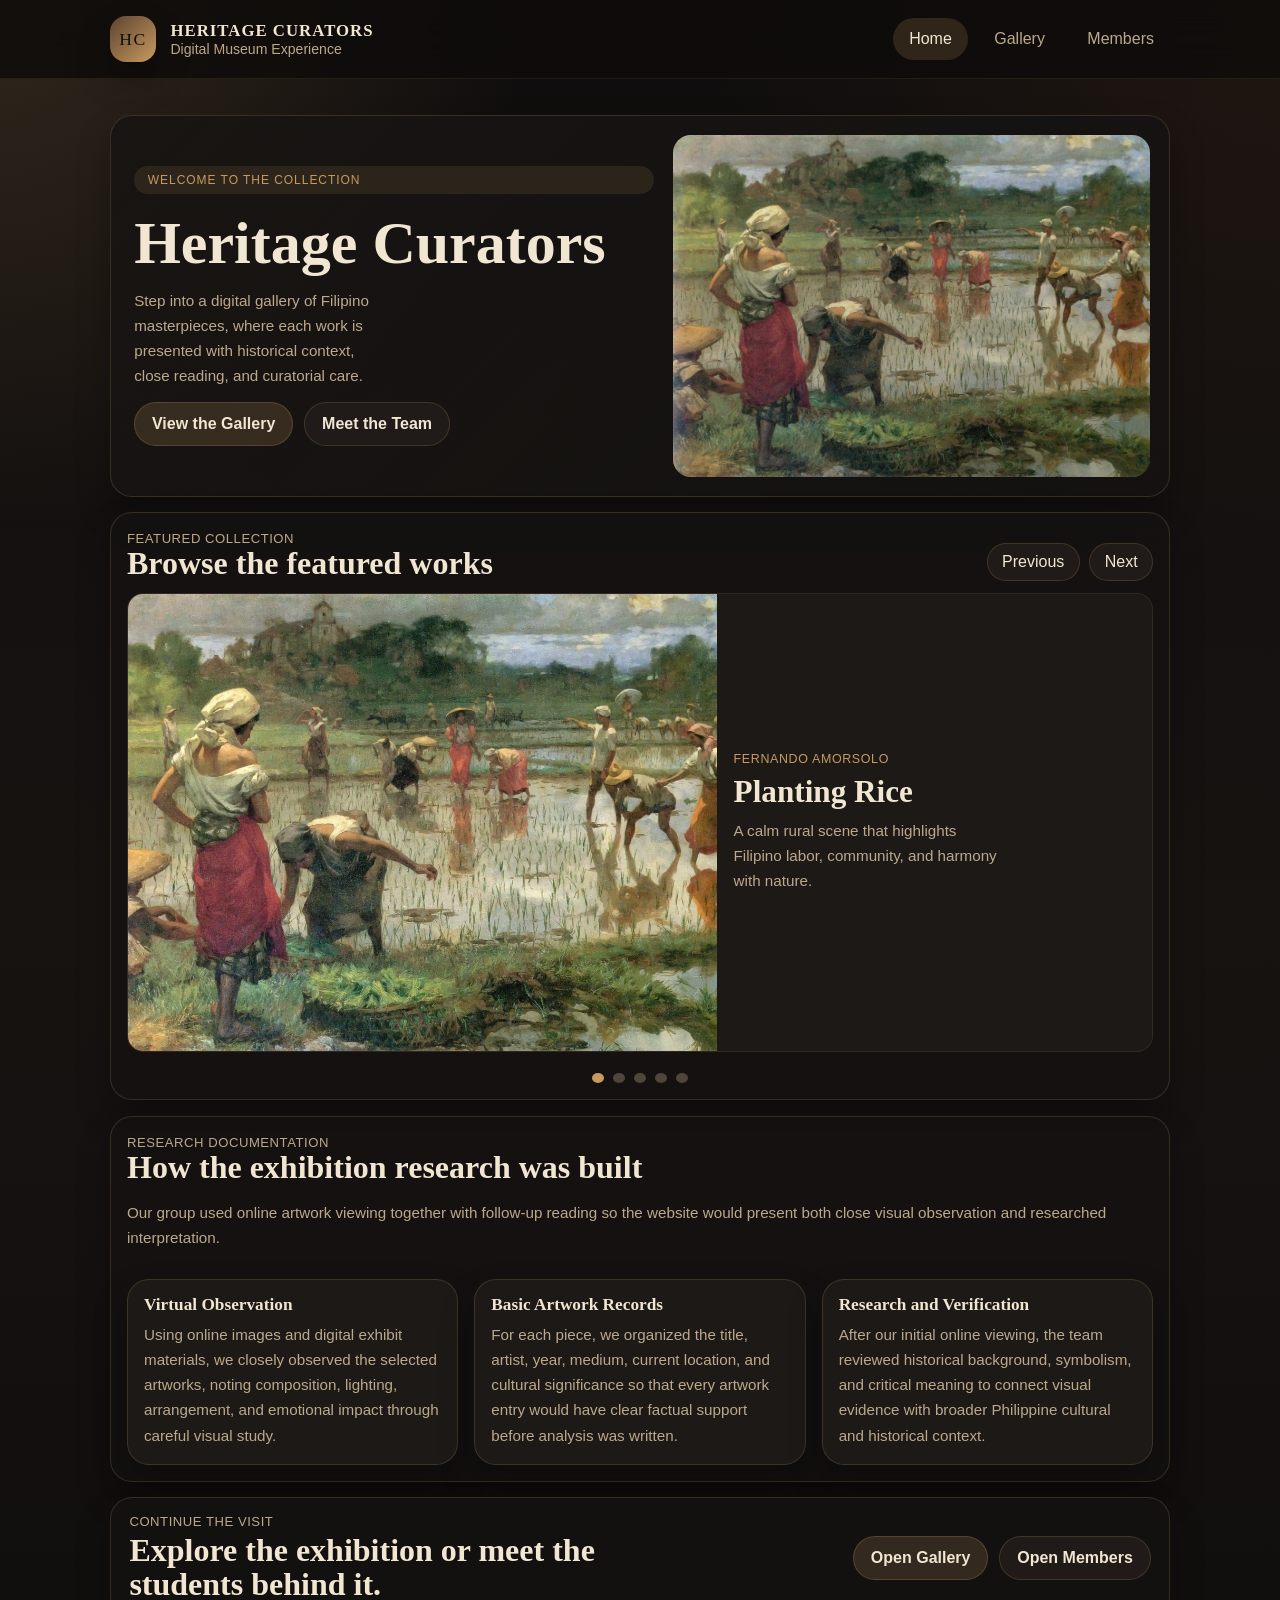
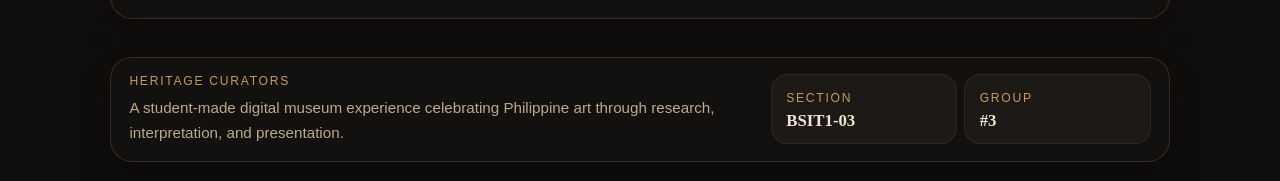
<file: index.html>
<!DOCTYPE html>
<html lang="en">
<head>
  <meta charset="UTF-8">
  <meta name="viewport" content="width=device-width, initial-scale=1.0">
  <title>Heritage Curators | Home</title>
  <link rel="stylesheet" href="styles/home.css?v=20260418b">
</head>
<body data-page="home">
  <header class="site-header">
    <div class="site-header__inner">
      <a class="brand" href="index.html" aria-label="Heritage Curators home page">
        <div class="brand__mark">HC</div>
        <div class="brand__text">
          <strong>Heritage Curators</strong>
          <span>Digital Museum Experience</span>
        </div>
      </a>
      <button class="nav-toggle" type="button" aria-expanded="false" aria-controls="site-nav">Menu</button>
      <nav class="site-nav" id="site-nav" aria-label="Primary navigation">
        <a href="index.html" data-nav="home">Home</a>
        <a href="gallery.html" data-nav="gallery">Gallery</a>
        <a href="members.html" data-nav="members">Members</a>
      </nav>
    </div>
  </header>

  <main class="page-shell">
    <section class="hero" data-reveal>
      <div class="hero__content">
        <span class="eyebrow">Welcome to the Collection</span>
        <h1>Heritage Curators</h1>
        <p>Step into a digital gallery of Filipino masterpieces, where each work is presented with historical context, close reading, and curatorial care.</p>
        <div class="hero__actions">
          <a class="cta-button" href="gallery.html">View the Gallery</a>
          <a class="cta-button cta-button--secondary" href="members.html">Meet the Team</a>
        </div>
      </div>
      <div class="hero__artwork">
        <img src="images/artwork/planting-rice.webp" alt="Planting Rice by Fernando Amorsolo featured on the home banner">
      </div>
    </section>

    <section class="section section-panel" data-reveal>
      <div class="section-heading">
        <div>
          <span class="section-label">Featured Collection</span>
          <h2>Browse the featured works</h2>
        </div>
        <div class="carousel-controls" aria-label="Carousel controls">
          <button class="carousel-button" type="button" data-carousel-prev aria-label="Show previous artwork">Previous</button>
          <button class="carousel-button" type="button" data-carousel-next aria-label="Show next artwork">Next</button>
        </div>
      </div>

      <div class="carousel" data-carousel>
        <article class="carousel-card" id="home-slide-1" data-slide>
          <div class="carousel-card__image">
            <img src="images/artwork/planting-rice.webp" alt="Planting Rice by Fernando Amorsolo">
          </div>
          <div class="carousel-card__content">
            <span class="carousel-card__meta">Fernando Amorsolo</span>
            <h3>Planting Rice</h3>
            <p>A calm rural scene that highlights Filipino labor, community, and harmony with nature.</p>
          </div>
        </article>

        <article class="carousel-card" id="home-slide-2" data-slide>
          <div class="carousel-card__image">
            <img src="images/artwork/the-blood-compact.webp" alt="The Blood Compact by Juan Luna">
          </div>
          <div class="carousel-card__content">
            <span class="carousel-card__meta">Juan Luna</span>
            <h3>The Blood Compact</h3>
            <p>A historical painting that presents diplomacy, dignity, and equality through a key event in Philippine history.</p>
          </div>
        </article>

        <article class="carousel-card" id="home-slide-3" data-slide>
          <div class="carousel-card__image">
            <img src="images/artwork/spolarium.webp" alt="Spoliarium by Juan Luna">
          </div>
          <div class="carousel-card__content">
            <span class="carousel-card__meta">Juan Luna</span>
            <h3>Spoliarium</h3>
            <p>A powerful work that uses suffering and movement to suggest oppression and the struggle for justice.</p>
          </div>
        </article>

        <article class="carousel-card" id="home-slide-4" data-slide>
          <div class="carousel-card__image">
            <img src="images/artwork/fruit-gatherer-1950-fernando-amorsolo.webp" alt="Fruit Gatherer by Fernando Amorsolo">
          </div>
          <div class="carousel-card__content">
            <span class="carousel-card__meta">Fernando Amorsolo</span>
            <h3>Fruit Gatherer</h3>
            <p>An image of grace, abundance, and provincial life shaped by Amorsolo's warm treatment of light.</p>
          </div>
        </article>

        <article class="carousel-card" id="home-slide-5" data-slide>
          <div class="carousel-card__image">
            <img src="images/artwork/fernando-cueto-amorsolos-hope-in-the-ruins-of-manila-1.webp" alt="Hope in the Ruins of Manila by Fernando Amorsolo">
          </div>
          <div class="carousel-card__content">
            <span class="carousel-card__meta">Fernando Amorsolo</span>
            <h3>Hope in the Ruins of Manila</h3>
            <p>A wartime scene where destruction is contrasted by the resilience symbolized by a mother and child.</p>
          </div>
        </article>
      </div>

      <div class="carousel-dots" aria-label="Carousel slide navigation">
        <button class="carousel-dot is-active" type="button" data-carousel-dot="0" aria-label="Go to slide 1"></button>
        <button class="carousel-dot" type="button" data-carousel-dot="1" aria-label="Go to slide 2"></button>
        <button class="carousel-dot" type="button" data-carousel-dot="2" aria-label="Go to slide 3"></button>
        <button class="carousel-dot" type="button" data-carousel-dot="3" aria-label="Go to slide 4"></button>
        <button class="carousel-dot" type="button" data-carousel-dot="4" aria-label="Go to slide 5"></button>
      </div>
    </section>

    <section class="section section-panel documentation-panel" data-reveal>
      <div class="section-heading">
        <div>
          <span class="section-label">Research Documentation</span>
          <h2>How the exhibition research was built</h2>
        </div>
        <p>Our group used online artwork viewing together with follow-up reading so the website would present both close visual observation and researched interpretation.</p>
      </div>

      <div class="documentation-grid">
        <article class="documentation-card">
          <h3>Virtual Observation</h3>
          <p>Using online images and digital exhibit materials, we closely observed the selected artworks, noting composition, lighting, arrangement, and emotional impact through careful visual study.</p>
        </article>

        <article class="documentation-card">
          <h3>Basic Artwork Records</h3>
          <p>For each piece, we organized the title, artist, year, medium, current location, and cultural significance so that every artwork entry would have clear factual support before analysis was written.</p>
        </article>

        <article class="documentation-card">
          <h3>Research and Verification</h3>
          <p>After our initial online viewing, the team reviewed historical background, symbolism, and critical meaning to connect visual evidence with broader Philippine cultural and historical context.</p>
        </article>
      </div>
    </section>

    <section class="section cta-strip" data-reveal>
      <div class="cta-strip__text">
        <span class="section-label">Continue the Visit</span>
        <h2>Explore the exhibition or meet the students behind it.</h2>
      </div>
      <div class="cta-strip__actions">
        <a class="cta-button" href="gallery.html">Open Gallery</a>
        <a class="cta-button cta-button--secondary" href="members.html">Open Members</a>
      </div>
    </section>
  </main>

  <footer class="site-footer">
    <div class="site-footer__inner">
      <div class="site-footer__brand">
        <span class="site-footer__eyebrow">Heritage Curators</span>
        <p>A student-made digital museum experience celebrating Philippine art through research, interpretation, and presentation.</p>
      </div>
      <div class="site-footer__meta">
        <div>
          <span class="site-footer__label">Section</span>
          <strong>BSIT1-03</strong>
        </div>
        <div>
          <span class="site-footer__label">Group</span>
          <strong>#3</strong>
        </div>
      </div>
    </div>
  </footer>

  <button class="back-to-top" type="button" aria-label="Back to top" data-back-to-top>
    <span aria-hidden="true">&uarr;</span>
  </button>

  <script src="scripts/site.js?v=20260418"></script>
  <script src="scripts/home.js?v=20260418"></script>
</body>
</html>
</file>
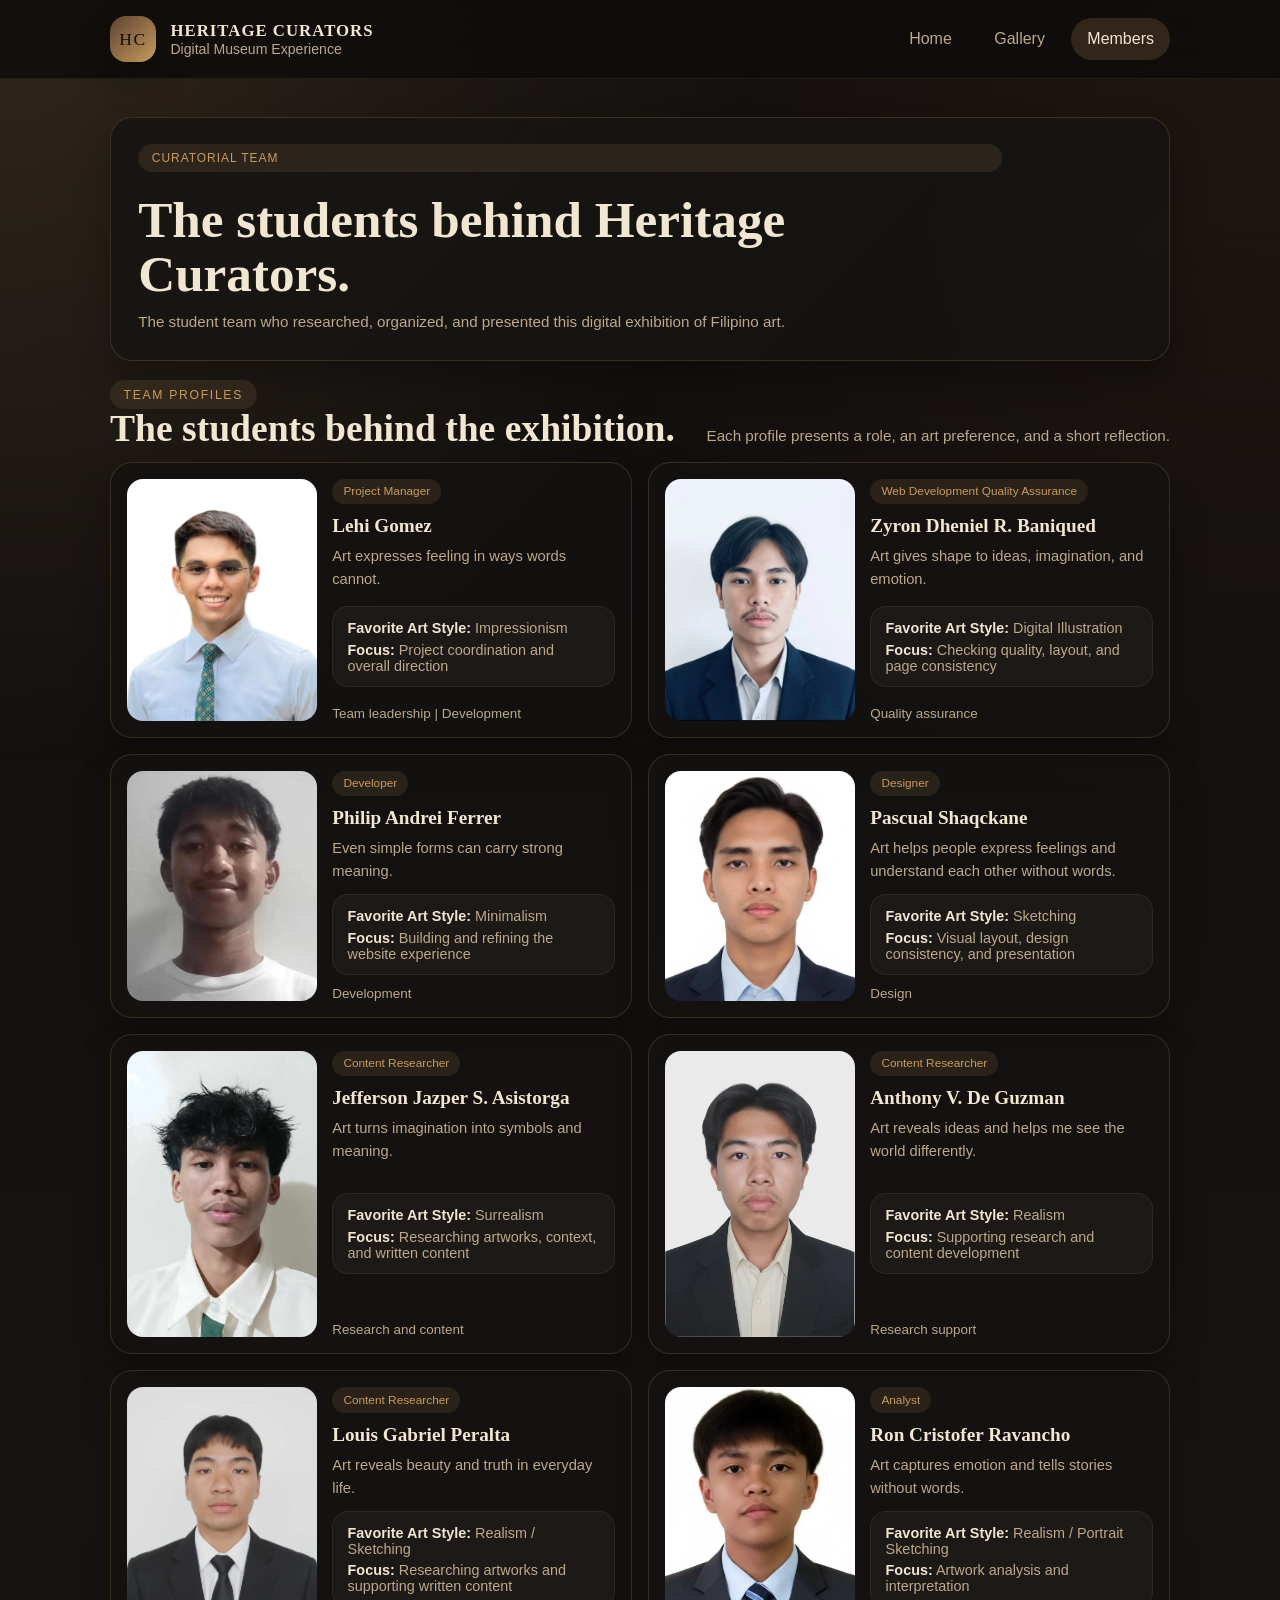
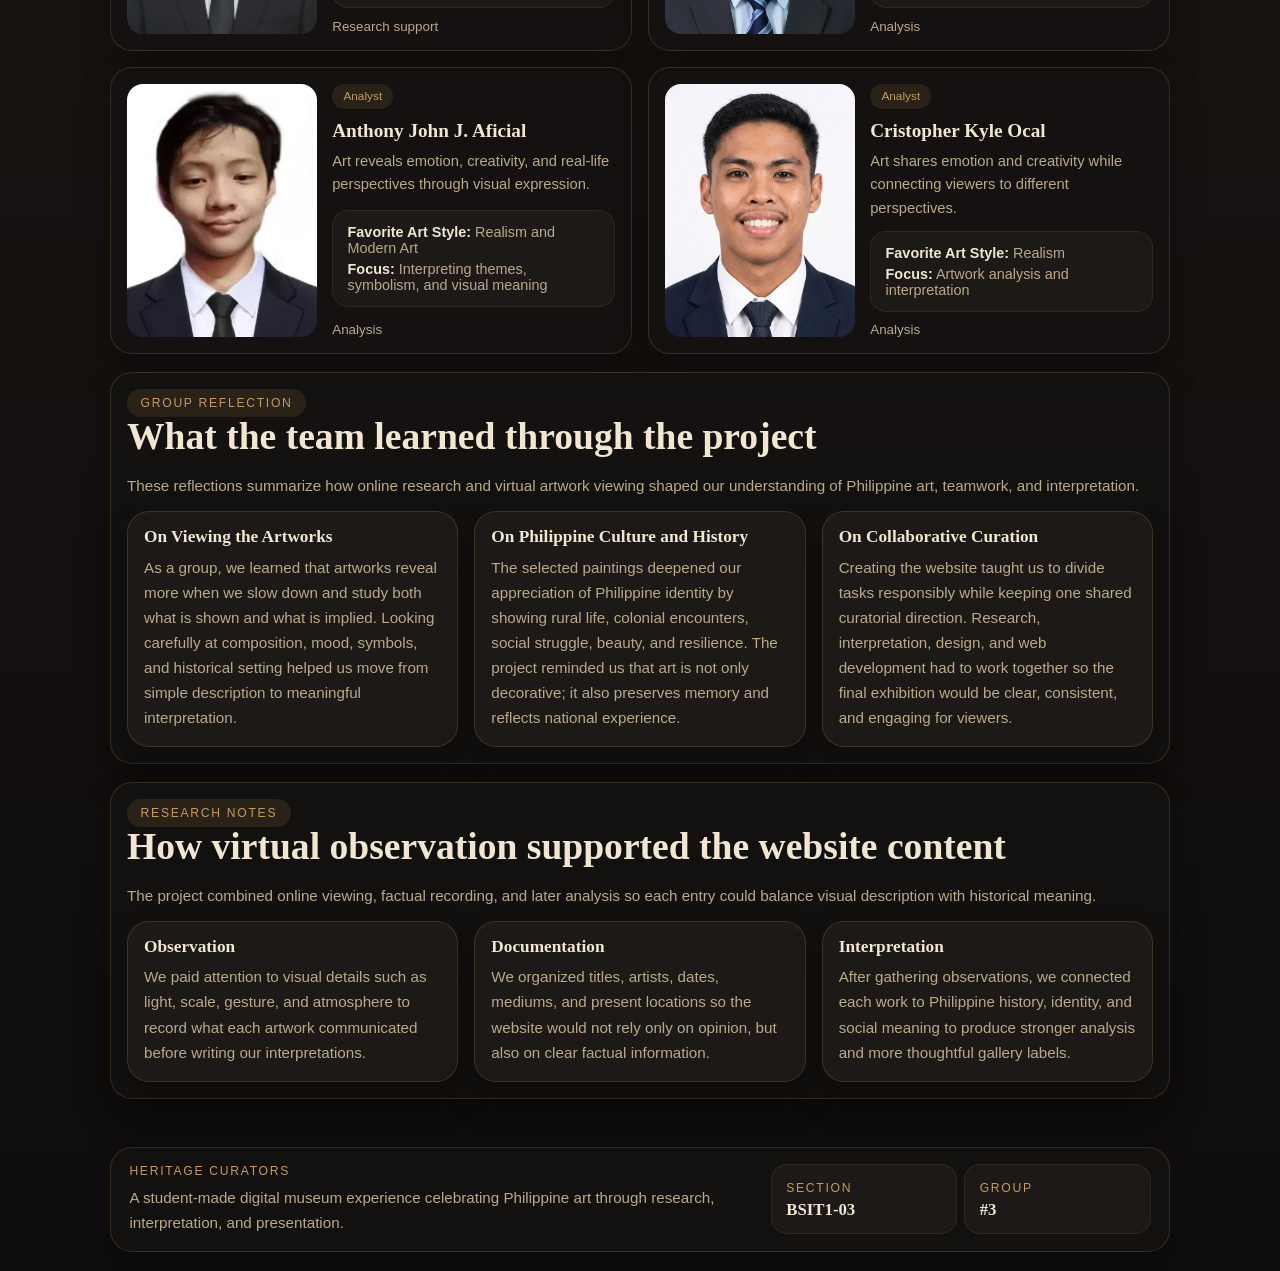
<file: members.html>
<!DOCTYPE html>
<html lang="en">
<head>
  <meta charset="UTF-8">
  <meta name="viewport" content="width=device-width, initial-scale=1.0">
  <title>Heritage Curators | Members</title>
  <link rel="stylesheet" href="styles/members.css?v=20260418b">
</head>
<body data-page="members">
  <header class="site-header">
    <div class="site-header__inner">
      <a class="brand" href="index.html" aria-label="Heritage Curators home page">
        <div class="brand__mark">HC</div>
        <div class="brand__text"><strong>Heritage Curators</strong><span>Digital Museum Experience</span></div>
      </a>
      <button class="nav-toggle" type="button" aria-expanded="false" aria-controls="site-nav">Menu</button>
      <nav class="site-nav" id="site-nav" aria-label="Primary navigation">
        <a href="index.html" data-nav="home">Home</a>
        <a href="gallery.html" data-nav="gallery">Gallery</a>
        <a href="members.html" data-nav="members">Members</a>
      </nav>
    </div>
  </header>
  <main class="page-shell">
    <section class="page-intro page-intro--banner" data-reveal>
      <div class="hero-banner">
        <span class="eyebrow">Curatorial Team</span>
        <h1>The students behind Heritage Curators.</h1>
        <p>The student team who researched, organized, and presented this digital exhibition of Filipino art.</p>
      </div>
    </section>

    <section class="section" data-reveal style="margin-top: 1.2rem;">
      <div class="section-heading">
        <div>
          <span class="section-label eyebrow">Team Profiles</span>
          <h2>The students behind the exhibition.</h2>
        </div>
        <p>Each profile presents a role, an art preference, and a short reflection.</p>
      </div>

      <div class="member-grid">
        <article class="member-card">
          <div class="member-card__portrait">
            <img src="images/members/lehi-formal-pic.webp" alt="Formal portrait of Lehi Gomez">
          </div>
          <div class="member-card__content">
            <span class="member-card__role">Project Manager</span>
            <h3>Lehi Gomez</h3>
            <p>Art expresses feeling in ways words cannot.</p>
          </div>
          <div class="member-card__details">
            <div><strong>Favorite Art Style:</strong> <span>Impressionism</span></div>
            <div><strong>Focus:</strong> <span>Project coordination and overall direction</span></div>
          </div>
          <div class="member-card__meta"><span>Team leadership | Development</span></div>
        </article>

        <article class="member-card">
          <div class="member-card__portrait">
            <img src="images/members/zyron-formal-pic.webp" alt="Formal portrait of Zyron Dheniel R. Baniqued">
          </div>
          <div class="member-card__content">
            <span class="member-card__role">Web Development Quality Assurance</span>
            <h3>Zyron Dheniel R. Baniqued</h3>
            <p>Art gives shape to ideas, imagination, and emotion.</p>
          </div>
          <div class="member-card__details">
            <div><strong>Favorite Art Style:</strong> <span>Digital Illustration</span></div>
            <div><strong>Focus:</strong> <span>Checking quality, layout, and page consistency</span></div>
          </div>
          <div class="member-card__meta"><span>Quality assurance</span></div>
        </article>

        <article class="member-card">
          <div class="member-card__portrait">
            <img src="images/members/philip-formal-pic.webp" alt="Formal portrait of Philip Andrei Ferrer">
          </div>
          <div class="member-card__content">
            <span class="member-card__role">Developer</span>
            <h3>Philip Andrei Ferrer</h3>
            <p>Even simple forms can carry strong meaning.</p>
          </div>
          <div class="member-card__details">
            <div><strong>Favorite Art Style:</strong> <span>Minimalism</span></div>
            <div><strong>Focus:</strong> <span>Building and refining the website experience</span></div>
          </div>
          <div class="member-card__meta"><span>Development</span></div>
        </article>

        <article class="member-card">
          <div class="member-card__portrait">
            <img src="images/members/shaqckane-formal-pic.webp" alt="Formal portrait of Pascual Shaqckane">
          </div>
          <div class="member-card__content">
            <span class="member-card__role">Designer</span>
            <h3>Pascual Shaqckane</h3>
            <p>Art helps people express feelings and understand each other without words.</p>
          </div>
          <div class="member-card__details">
            <div><strong>Favorite Art Style:</strong> <span>Sketching</span></div>
            <div><strong>Focus:</strong> <span>Visual layout, design consistency, and presentation</span></div>
          </div>
          <div class="member-card__meta"><span>Design</span></div>
        </article>

        <article class="member-card">
          <div class="member-card__portrait">
            <img src="images/members/jefferson-formal-pic.webp" alt="Formal portrait of Jefferson Jazper S. Asistorga">
          </div>
          <div class="member-card__content">
            <span class="member-card__role">Content Researcher</span>
            <h3>Jefferson Jazper S. Asistorga</h3>
            <p>Art turns imagination into symbols and meaning.</p>
          </div>
          <div class="member-card__details">
            <div><strong>Favorite Art Style:</strong> <span>Surrealism</span></div>
            <div><strong>Focus:</strong> <span>Researching artworks, context, and written content</span></div>
          </div>
          <div class="member-card__meta"><span>Research and content</span></div>
        </article>

        <article class="member-card">
          <div class="member-card__portrait">
            <img src="images/members/anthony-de-guzman-formal-pic.webp" alt="Formal portrait of Anthony V. De Guzman">
          </div>
          <div class="member-card__content">
            <span class="member-card__role">Content Researcher</span>
            <h3>Anthony V. De Guzman</h3>
            <p>Art reveals ideas and helps me see the world differently.</p>
          </div>
          <div class="member-card__details">
            <div><strong>Favorite Art Style:</strong> <span>Realism</span></div>
            <div><strong>Focus:</strong> <span>Supporting research and content development</span></div>
          </div>
          <div class="member-card__meta"><span>Research support</span></div>
        </article>

        <article class="member-card">
          <div class="member-card__portrait">
            <img src="images/members/louis-formal-pic.webp" alt="Formal portrait of Louis Gabriel Peralta">
          </div>
          <div class="member-card__content">
            <span class="member-card__role">Content Researcher</span>
            <h3>Louis Gabriel Peralta</h3>
            <p>Art reveals beauty and truth in everyday life.</p>
          </div>
          <div class="member-card__details">
            <div><strong>Favorite Art Style:</strong> <span>Realism / Sketching</span></div>
            <div><strong>Focus:</strong> <span>Researching artworks and supporting written content</span></div>
          </div>
          <div class="member-card__meta"><span>Research support</span></div>
        </article>

        <article class="member-card">
          <div class="member-card__portrait">
            <img src="images/members/Ron-formal-pic.webp" alt="Formal portrait of Ron Cristofer Ravancho">
          </div>
          <div class="member-card__content">
            <span class="member-card__role">Analyst</span>
            <h3>Ron Cristofer Ravancho</h3>
            <p>Art captures emotion and tells stories without words.</p>
          </div>
          <div class="member-card__details">
            <div><strong>Favorite Art Style:</strong> <span>Realism / Portrait Sketching</span></div>
            <div><strong>Focus:</strong> <span>Artwork analysis and interpretation</span></div>
          </div>
          <div class="member-card__meta"><span>Analysis</span></div>
        </article>

        <article class="member-card">
          <div class="member-card__portrait">
            <img src="images/members/aficial-formal-pic.webp" alt="Formal portrait of Anthony John J. Aficial">
          </div>
          <div class="member-card__content">
            <span class="member-card__role">Analyst</span>
            <h3>Anthony John J. Aficial</h3>
            <p>Art reveals emotion, creativity, and real-life perspectives through visual expression.</p>
          </div>
          <div class="member-card__details">
            <div><strong>Favorite Art Style:</strong> <span>Realism and Modern Art</span></div>
            <div><strong>Focus:</strong> <span>Interpreting themes, symbolism, and visual meaning</span></div>
          </div>
          <div class="member-card__meta"><span>Analysis</span></div>
        </article>

        <article class="member-card">
          <div class="member-card__portrait">
            <img src="images/members/ocal-formal-pic.webp" alt="Formal portrait of Cristopher Kyle Ocal">
          </div>
          <div class="member-card__content">
            <span class="member-card__role">Analyst</span>
            <h3>Cristopher Kyle Ocal</h3>
            <p>Art shares emotion and creativity while connecting viewers to different perspectives.</p>
          </div>
          <div class="member-card__details">
            <div><strong>Favorite Art Style:</strong> <span>Realism</span></div>
            <div><strong>Focus:</strong> <span>Artwork analysis and interpretation</span></div>
          </div>
          <div class="member-card__meta"><span>Analysis</span></div>
        </article>
      </div>
    </section>

    <section class="section reflection-panel" data-reveal>
      <div class="section-heading">
        <div>
          <span class="section-label eyebrow">Group Reflection</span>
          <h2>What the team learned through the project</h2>
        </div>
        <p>These reflections summarize how online research and virtual artwork viewing shaped our understanding of Philippine art, teamwork, and interpretation.</p>
      </div>

      <div class="reflection-grid">
        <article class="reflection-card">
          <h3>On Viewing the Artworks</h3>
          <p>As a group, we learned that artworks reveal more when we slow down and study both what is shown and what is implied. Looking carefully at composition, mood, symbols, and historical setting helped us move from simple description to meaningful interpretation.</p>
        </article>

        <article class="reflection-card">
          <h3>On Philippine Culture and History</h3>
          <p>The selected paintings deepened our appreciation of Philippine identity by showing rural life, colonial encounters, social struggle, beauty, and resilience. The project reminded us that art is not only decorative; it also preserves memory and reflects national experience.</p>
        </article>

        <article class="reflection-card">
          <h3>On Collaborative Curation</h3>
          <p>Creating the website taught us to divide tasks responsibly while keeping one shared curatorial direction. Research, interpretation, design, and web development had to work together so the final exhibition would be clear, consistent, and engaging for viewers.</p>
        </article>
      </div>
    </section>

    <section class="section visit-panel" data-reveal>
      <div class="section-heading">
        <div>
          <span class="section-label eyebrow">Research Notes</span>
          <h2>How virtual observation supported the website content</h2>
        </div>
        <p>The project combined online viewing, factual recording, and later analysis so each entry could balance visual description with historical meaning.</p>
      </div>

      <div class="visit-grid">
        <article class="visit-card">
          <h3>Observation</h3>
          <p>We paid attention to visual details such as light, scale, gesture, and atmosphere to record what each artwork communicated before writing our interpretations.</p>
        </article>

        <article class="visit-card">
          <h3>Documentation</h3>
          <p>We organized titles, artists, dates, mediums, and present locations so the website would not rely only on opinion, but also on clear factual information.</p>
        </article>

        <article class="visit-card">
          <h3>Interpretation</h3>
          <p>After gathering observations, we connected each work to Philippine history, identity, and social meaning to produce stronger analysis and more thoughtful gallery labels.</p>
        </article>
      </div>
    </section>

  </main>
  <footer class="site-footer">
    <div class="site-footer__inner">
      <div class="site-footer__brand">
        <span class="site-footer__eyebrow">Heritage Curators</span>
        <p>A student-made digital museum experience celebrating Philippine art through research, interpretation, and presentation.</p>
      </div>
      <div class="site-footer__meta">
        <div>
          <span class="site-footer__label">Section</span>
          <strong>BSIT1-03</strong>
        </div>
        <div>
          <span class="site-footer__label">Group</span>
          <strong>#3</strong>
        </div>
      </div>
    </div>
  </footer>
  <button class="back-to-top" type="button" aria-label="Back to top" data-back-to-top>
    <span aria-hidden="true">&uarr;</span>
  </button>
  <script src="scripts/site.js?v=20260418"></script>
</body>
</html>
</file>
<file: styles/home.css>
:root {
  --surface: rgba(20, 18, 17, 0.9);
  --surface-strong: #171413;
  --line: rgba(182, 146, 92, 0.22);
  --text: #f1e6d1;
  --muted: #bca98b;
  --accent: #c79a5f;
  --shadow: 0 18px 34px rgba(0, 0, 0, 0.28);
  --radius-lg: 22px;
  --radius-md: 16px;
  --max-width: 1060px;
  --font-display: "Palatino Linotype", "Book Antiqua", Palatino, serif;
  --font-body: "Trebuchet MS", "Segoe UI", sans-serif;
}

* { box-sizing: border-box; }

html { scroll-behavior: smooth; }

body {
  margin: 0;
  font-family: var(--font-body);
  color: var(--text);
  background:
    radial-gradient(circle at top left, rgba(199, 154, 95, 0.18), transparent 24%),
    radial-gradient(circle at top right, rgba(123, 75, 39, 0.15), transparent 26%),
    linear-gradient(180deg, #0f0d0d 0%, #171311 52%, #0f0d0d 100%);
  min-height: 100vh;
  display: flex;
  flex-direction: column;
}

body.menu-open { overflow: hidden; }

a { color: inherit; text-decoration: none; }

img { max-width: 100%; display: block; }

.page-shell {
  width: min(var(--max-width), calc(100% - 2rem));
  margin: 0 auto;
  flex: 1;
}

.site-header {
  position: sticky;
  top: 0;
  z-index: 20;
  backdrop-filter: blur(18px);
  background: rgba(14, 12, 11, 0.86);
  border-bottom: 1px solid rgba(182, 146, 92, 0.12);
}

.site-header__inner {
  width: min(var(--max-width), calc(100% - 2rem));
  margin: 0 auto;
  display: flex;
  align-items: center;
  justify-content: space-between;
  padding: 1rem 0;
  gap: 1rem;
}

.brand { display: flex; align-items: center; gap: 0.9rem; }

.brand__mark {
  width: 46px;
  height: 46px;
  border-radius: 16px;
  display: grid;
  place-items: center;
  background: linear-gradient(135deg, #5d4330, #c79a5f);
  color: #140f0c;
  font-family: var(--font-display);
  font-size: 1.1rem;
  letter-spacing: 0.08em;
  box-shadow: var(--shadow);
}

.brand__text strong, .brand__text span { display: block; }

.brand__text strong {
  font-family: var(--font-display);
  font-size: 1.05rem;
  letter-spacing: 0.06em;
  text-transform: uppercase;
}

.brand__text span { color: var(--muted); font-size: 0.88rem; }

.nav-toggle {
  display: none;
  border: 0;
  background: rgba(36, 31, 28, 0.95);
  color: var(--text);
  border-radius: 999px;
  padding: 0.75rem 1rem;
  font: inherit;
  box-shadow: var(--shadow);
  cursor: pointer;
}

.site-nav { display: flex; align-items: center; gap: 0.65rem; }

.site-nav a {
  padding: 0.75rem 1rem;
  border-radius: 999px;
  color: var(--muted);
  transition: background-color 0.25s ease, color 0.25s ease, transform 0.25s ease;
}

.site-nav a:hover, .site-nav a:focus-visible {
  background: rgba(199, 154, 95, 0.12);
  color: var(--text);
  transform: translateY(-1px);
  outline: none;
}

.site-nav a.is-active { background: rgba(199, 154, 95, 0.18); color: var(--text); }

main { padding: 1.35rem 0 2.4rem; }

.hero, .section-panel, .cta-strip, .documentation-card {
  background: var(--surface);
  border: 1px solid var(--line);
  border-radius: var(--radius-lg);
  box-shadow: var(--shadow);
}

.hero {
  padding: 1.2rem;
  margin-top: 0.9rem;
  display: grid;
  grid-template-columns: minmax(0, 1.05fr) minmax(320px, 0.95fr);
  gap: 1rem;
  align-items: stretch;
  background: linear-gradient(135deg, rgba(24, 21, 19, 0.98), rgba(20, 18, 17, 0.9));
}

.hero__content {
  display: grid;
  align-content: center;
  gap: 0.85rem;
  padding: 0.45rem 0.2rem 0.45rem 0.25rem;
}

.hero__artwork {
  min-height: 300px;
  border-radius: 18px;
  overflow: hidden;
  background: #2b2420;
  position: relative;
}

.hero__artwork::after {
  content: "";
  position: absolute;
  inset: 0;
  background: linear-gradient(180deg, rgba(10, 8, 8, 0.06) 0%, rgba(10, 8, 8, 0.28) 100%);
}

.hero__artwork img {
  width: 100%;
  height: 100%;
  object-fit: cover;
}

.eyebrow {
  display: inline-flex;
  align-items: center;
  gap: 0.5rem;
  padding: 0.45rem 0.85rem;
  border-radius: 999px;
  background: rgba(199, 154, 95, 0.12);
  color: var(--accent);
  font-size: 0.75rem;
  letter-spacing: 0.08em;
  text-transform: uppercase;
}

h1, h2, h3 { font-family: var(--font-display); margin: 0; line-height: 1.05; }

h1 { font-size: clamp(2.3rem, 5vw, 3.75rem); margin-top: 0.25rem; }

h2 { font-size: clamp(1.4rem, 3vw, 2rem); }

h3 { font-size: 1.2rem; }

p { color: var(--muted); line-height: 1.65; margin: 0; font-size: 0.95rem; }

.hero p { max-width: 30ch; }

.hero__actions,
.cta-strip__actions {
  display: flex;
  flex-wrap: wrap;
  gap: 0.7rem;
}

.cta-button {
  display: inline-flex;
  align-items: center;
  justify-content: center;
  min-height: 44px;
  padding: 0.72rem 1.05rem;
  border-radius: 999px;
  border: 1px solid rgba(199, 154, 95, 0.24);
  background: rgba(199, 154, 95, 0.18);
  color: var(--text);
  font-weight: 600;
  transition: transform 0.25s ease, background-color 0.25s ease, border-color 0.25s ease;
}

.cta-button:hover,
.cta-button:focus-visible {
  transform: translateY(-1px);
  background: rgba(199, 154, 95, 0.24);
  border-color: rgba(199, 154, 95, 0.34);
  outline: none;
}

.cta-button--secondary {
  background: rgba(34, 29, 26, 0.92);
  border-color: var(--line);
}

.section { margin-top: 0.95rem; }

.section-panel { padding: 1rem; }

.documentation-panel {
  display: grid;
  gap: 1rem;
}

.documentation-grid {
  display: grid;
  grid-template-columns: repeat(3, minmax(0, 1fr));
  gap: 1rem;
}

.documentation-card {
  padding: 1rem;
  background: rgba(30, 26, 24, 0.94);
}

.documentation-card h3 {
  margin-bottom: 0.5rem;
  font-size: 1.08rem;
}

.section-heading {
  display: flex;
  justify-content: space-between;
  align-items: end;
  gap: 1rem;
  flex-wrap: wrap;
  margin-bottom: 0.8rem;
}

.section-label { color: var(--muted); font-size: 0.82rem; letter-spacing: 0.04em; text-transform: uppercase; }

.carousel-controls { display: flex; gap: 0.6rem; }

.carousel-button {
  border: 1px solid var(--line);
  background: rgba(34, 29, 26, 0.92);
  color: var(--text);
  border-radius: 999px;
  padding: 0.55rem 0.9rem;
  font: inherit;
  cursor: pointer;
  transition: transform 0.25s ease, background-color 0.25s ease;
}

.carousel-button:hover, .carousel-button:focus-visible {
  transform: translateY(-1px);
  background: rgba(199, 154, 95, 0.14);
  outline: none;
}

.carousel {
  display: grid;
  grid-auto-flow: column;
  grid-auto-columns: 100%;
  gap: 1rem;
  overflow-x: auto;
  scroll-snap-type: x mandatory;
  scroll-behavior: smooth;
  padding-bottom: 0.4rem;
  scrollbar-width: thin;
  scrollbar-color: rgba(199, 154, 95, 0.35) transparent;
}

.carousel::-webkit-scrollbar { height: 8px; }

.carousel::-webkit-scrollbar-thumb {
  background: rgba(199, 154, 95, 0.35);
  border-radius: 999px;
}

.carousel-card {
  scroll-snap-align: start;
  background: rgba(30, 26, 24, 0.94);
  border: 1px solid rgba(182, 146, 92, 0.12);
  border-radius: var(--radius-md);
  overflow: hidden;
  transition: transform 0.25s ease, border-color 0.25s ease;
  display: grid;
  grid-template-columns: minmax(0, 1.15fr) minmax(280px, 0.85fr);
  min-height: 310px;
}

.carousel-card:hover {
  transform: translateY(-2px);
  border-color: rgba(199, 154, 95, 0.22);
}

.carousel-card__image {
  height: 100%;
  background: #2b2420;
}

.carousel-card__image img {
  width: 100%;
  height: 100%;
  object-fit: cover;
}

.carousel-card__content {
  display: grid;
  gap: 0.6rem;
  padding: 1rem 1.05rem;
  align-content: center;
}

.carousel-card__meta {
  color: var(--accent);
  font-size: 0.78rem;
  letter-spacing: 0.05em;
  text-transform: uppercase;
}

.carousel-card__content h3 { font-size: clamp(1.4rem, 2.6vw, 1.95rem); }

.carousel-card__content p { max-width: 32ch; }

.carousel-dots {
  display: flex;
  justify-content: center;
  gap: 0.55rem;
  margin-top: 0.95rem;
}

.carousel-dot {
  width: 10px;
  height: 10px;
  border: 0;
  border-radius: 50%;
  background: rgba(188, 169, 139, 0.35);
  cursor: pointer;
  transition: transform 0.2s ease, background-color 0.2s ease;
}

.carousel-dot:hover,
.carousel-dot:focus-visible {
  background: rgba(199, 154, 95, 0.72);
  transform: scale(1.08);
  outline: none;
}

.carousel-dot.is-active { background: var(--accent); }

.cta-strip {
  padding: 1rem 1.15rem;
  display: flex;
  justify-content: space-between;
  align-items: center;
  gap: 1rem;
}

.cta-strip__text {
  display: grid;
  gap: 0.35rem;
  max-width: 34rem;
}

.site-footer {
  width: 100%;
  margin-top: auto;
  padding: 0 0 1.2rem;
}

.site-footer__inner {
  width: min(var(--max-width), calc(100% - 2rem));
  margin: 0 auto;
  display: grid;
  grid-template-columns: minmax(0, 1.4fr) minmax(240px, 0.85fr);
  gap: 1rem;
  padding: 1rem 1.15rem;
  background: rgba(20, 18, 17, 0.92);
  border: 1px solid var(--line);
  border-radius: var(--radius-lg);
  box-shadow: var(--shadow);
}

.site-footer__brand,
.site-footer__meta {
  display: grid;
  gap: 0.45rem;
}

.site-footer__eyebrow,
.site-footer__label {
  color: var(--accent);
  font-size: 0.76rem;
  letter-spacing: 0.14em;
  text-transform: uppercase;
}

.site-footer__meta {
  grid-template-columns: repeat(2, minmax(0, 1fr));
  align-content: start;
}

.site-footer__meta div {
  padding: 0.8rem 0.9rem;
  border-radius: var(--radius-md);
  background: rgba(30, 26, 24, 0.94);
  border: 1px solid rgba(182, 146, 92, 0.12);
}

.site-footer__meta strong {
  display: block;
  margin-top: 0.3rem;
  font-family: var(--font-display);
  font-size: 1.05rem;
}

[data-reveal] {
  opacity: 0;
  transform: translateY(22px);
  transition: opacity 0.6s ease, transform 0.6s ease;
}

[data-reveal].is-visible { opacity: 1; transform: translateY(0); }

.back-to-top {
  position: fixed;
  right: 1.25rem;
  bottom: 1.25rem;
  width: 48px;
  height: 48px;
  border: 1px solid rgba(199, 154, 95, 0.2);
  border-radius: 999px;
  background: rgba(26, 22, 20, 0.96);
  color: var(--text);
  box-shadow: var(--shadow);
  cursor: pointer;
  display: grid;
  place-items: center;
  font: inherit;
  font-size: 1.15rem;
  opacity: 0;
  transform: translateY(14px);
  pointer-events: none;
  transition: opacity 0.25s ease, transform 0.25s ease, background-color 0.25s ease;
  z-index: 30;
}

.back-to-top:hover,
.back-to-top:focus-visible {
  background: rgba(199, 154, 95, 0.18);
  outline: none;
}

.back-to-top.is-visible {
  opacity: 1;
  transform: translateY(0);
  pointer-events: auto;
}

@media (max-width: 920px) {
  .hero {
    grid-template-columns: 1fr;
  }
  .hero__artwork {
    min-height: 240px;
  }
  .cta-strip {
    flex-direction: column;
    align-items: start;
  }
  .documentation-grid {
    grid-template-columns: 1fr;
  }
  .site-footer__inner {
    grid-template-columns: 1fr;
  }
  .nav-toggle { display: inline-flex; }
  .carousel-card {
    grid-template-columns: 1fr;
    min-height: unset;
  }
  .carousel-card__image {
    aspect-ratio: 16 / 10;
  }

  .site-nav {
    position: fixed;
    inset: 82px 1rem auto 1rem;
    flex-direction: column;
    align-items: stretch;
    padding: 1rem;
    background: rgba(20, 18, 17, 0.97);
    border: 1px solid var(--line);
    border-radius: 24px;
    box-shadow: var(--shadow);
    transform: translateY(-18px);
    opacity: 0;
    pointer-events: none;
    transition: opacity 0.25s ease, transform 0.25s ease;
  }

  .site-nav.is-open { transform: translateY(0); opacity: 1; pointer-events: auto; }
}

@media (max-width: 640px) {
  .page-shell { width: min(var(--max-width), calc(100% - 1rem)); }
  .site-header__inner { width: min(var(--max-width), calc(100% - 1rem)); }
  main { padding-top: 1rem; }
  .hero, .section-panel, .cta-strip { padding: 1rem; }
  .section-heading { align-items: start; }
  .carousel-controls { width: 100%; }
  .carousel-controls,
  .hero__actions,
  .cta-strip__actions {
    justify-content: stretch;
  }
  .carousel-button,
  .hero__actions .cta-button,
  .cta-strip__actions .cta-button {
    flex: 1 1 100%;
  }
  .carousel { grid-auto-columns: 100%; }
  .carousel-card__content { padding: 1rem; }
  .hero__artwork { min-height: 210px; }
  .site-footer__inner,
  .site-footer__meta {
    grid-template-columns: 1fr;
  }
  .site-footer__inner { width: min(var(--max-width), calc(100% - 1rem)); }
  .back-to-top {
    right: 1rem;
    bottom: 1rem;
  }
  h1 { font-size: clamp(2rem, 11vw, 3rem); }
}
</file>
<file: styles/members.css>
:root {
  --surface: rgba(20, 18, 17, 0.9);
  --surface-strong: #171413;
  --line: rgba(182, 146, 92, 0.22);
  --text: #f1e6d1;
  --muted: #bca98b;
  --accent: #c79a5f;
  --shadow: 0 18px 34px rgba(0, 0, 0, 0.28);
  --radius-lg: 22px;
  --radius-md: 16px;
  --max-width: 1060px;
  --font-display: "Palatino Linotype", "Book Antiqua", Palatino, serif;
  --font-body: "Trebuchet MS", "Segoe UI", sans-serif;
}

* { box-sizing: border-box; }

html { scroll-behavior: smooth; }

body {
  margin: 0;
  font-family: var(--font-body);
  color: var(--text);
  background:
    radial-gradient(circle at top left, rgba(199, 154, 95, 0.18), transparent 24%),
    radial-gradient(circle at top right, rgba(123, 75, 39, 0.15), transparent 26%),
    linear-gradient(180deg, #0f0d0d 0%, #171311 52%, #0f0d0d 100%);
  min-height: 100vh;
  display: flex;
  flex-direction: column;
}

body.menu-open { overflow: hidden; }

a { color: inherit; text-decoration: none; }

img { max-width: 100%; display: block; }

.page-shell {
  width: min(var(--max-width), calc(100% - 2rem));
  margin: 0 auto;
  flex: 1;
}

.site-header {
  position: sticky;
  top: 0;
  z-index: 20;
  backdrop-filter: blur(18px);
  background: rgba(14, 12, 11, 0.86);
  border-bottom: 1px solid rgba(182, 146, 92, 0.12);
}

.site-header__inner {
  width: min(var(--max-width), calc(100% - 2rem));
  margin: 0 auto;
  display: flex;
  align-items: center;
  justify-content: space-between;
  padding: 1rem 0;
  gap: 1rem;
}

.brand { display: flex; align-items: center; gap: 0.9rem; }

.brand__mark {
  width: 46px;
  height: 46px;
  border-radius: 16px;
  display: grid;
  place-items: center;
  background: linear-gradient(135deg, #5d4330, #c79a5f);
  color: #140f0c;
  font-family: var(--font-display);
  font-size: 1.1rem;
  letter-spacing: 0.08em;
  box-shadow: var(--shadow);
}

.brand__text strong, .brand__text span { display: block; }

.brand__text strong {
  font-family: var(--font-display);
  font-size: 1.05rem;
  letter-spacing: 0.06em;
  text-transform: uppercase;
}

.brand__text span { color: var(--muted); font-size: 0.88rem; }

.nav-toggle {
  display: none;
  border: 0;
  background: rgba(36, 31, 28, 0.95);
  color: var(--text);
  border-radius: 999px;
  padding: 0.75rem 1rem;
  font: inherit;
  box-shadow: var(--shadow);
  cursor: pointer;
}

.site-nav { display: flex; align-items: center; gap: 0.65rem; }

.site-nav a {
  padding: 0.75rem 1rem;
  border-radius: 999px;
  color: var(--muted);
  transition: background-color 0.25s ease, color 0.25s ease, transform 0.25s ease;
}

.site-nav a:hover, .site-nav a:focus-visible {
  background: rgba(199, 154, 95, 0.12);
  color: var(--text);
  transform: translateY(-1px);
  outline: none;
}

.site-nav a.is-active { background: rgba(199, 154, 95, 0.18); color: var(--text); }

main { padding: 1.5rem 0 3rem; }

.page-intro, .member-card, .reflection-panel, .visit-panel, .reflection-card, .visit-card {
  background: var(--surface);
  border: 1px solid var(--line);
  border-radius: var(--radius-lg);
  box-shadow: var(--shadow);
}

.page-intro {
  padding: 1.6rem 1.7rem;
  display: grid;
  grid-template-columns: minmax(0, 1fr) minmax(240px, 320px);
  gap: 1rem;
  align-items: center;
  margin-top: 0.9rem;
}

.page-intro--banner {
  grid-template-columns: 1fr;
  min-height: 170px;
  align-items: end;
  background:
    linear-gradient(135deg, rgba(24, 21, 19, 0.98), rgba(20, 18, 17, 0.9)),
    radial-gradient(circle at right, rgba(199, 154, 95, 0.12), transparent 30%);
}

.hero-banner {
  display: grid;
  gap: 0.55rem;
  max-width: 54rem;
}

.eyebrow {
  display: inline-flex;
  align-items: center;
  gap: 0.5rem;
  padding: 0.45rem 0.85rem;
  border-radius: 999px;
  background: rgba(199, 154, 95, 0.12);
  color: var(--accent);
  font-size: 0.75rem;
  letter-spacing: 0.08em;
  text-transform: uppercase;
}


h1, h2, h3 { font-family: var(--font-display); margin: 0; line-height: 1.05; }

h1 { font-size: clamp(2rem, 4.6vw, 3.2rem); margin-top: 0.75rem; max-width: 12ch; }
.hero-banner h1{
  max-width: 100%;
}
h2 { font-size: clamp(1.6rem, 3vw, 2.35rem); }

p { color: var(--muted); line-height: 1.65; margin: 0; font-size: 0.95rem; }

.intro-image, .member-card__portrait { overflow: hidden; background: #2b2420; }

.intro-image { border-radius: 18px; min-height: 220px; max-height: 290px; }

.intro-image img, .member-card__portrait img {
  width: 100%;
  height: 100%;
  object-fit: cover;
}

.section { margin-top: 1.1rem; }

.reflection-panel,
.visit-panel {
  padding: 1rem;
}

.reflection-grid,
.visit-grid {
  display: grid;
  grid-template-columns: repeat(3, minmax(0, 1fr));
  gap: 1rem;
}

.reflection-card,
.visit-card {
  padding: 1rem;
  background: rgba(30, 26, 24, 0.94);
}

.reflection-card h3,
.visit-card h3 {
  margin-bottom: 0.5rem;
  font-size: 1.08rem;
}

.section-heading {
  display: flex;
  justify-content: space-between;
  align-items: end;
  gap: 1rem;
  flex-wrap: wrap;
  margin-bottom: 0.85rem;
}

.section-label {
  color: var(--accent);
  font-size: 0.76rem;
  letter-spacing: 0.14em;
  text-transform: uppercase;
}

.member-grid {
  display: grid;
  grid-template-columns: repeat(2, minmax(0, 1fr));
  gap: 1rem;
  align-items: stretch;
}

.member-card {
  padding: 1rem;
  display: grid;
  grid-template-columns: minmax(150px, 190px) minmax(0, 1fr);
  grid-template-areas:
    "portrait content"
    "portrait details"
    "portrait meta";
  column-gap: 0.95rem;
  row-gap: 0.65rem;
  align-items: start;
  min-height: 100%;
  height: 100%;
  transition: transform 0.28s ease;
}

.member-card:hover { transform: translateY(-4px); }

.member-card__portrait {
  grid-area: portrait;
  border-radius: var(--radius-md);
  align-self: stretch;
  height: 100%;
  min-height: 230px;
}

.member-card__content {
  grid-area: content;
  display: grid;
  gap: 0.35rem;
  align-content: start;
}

.member-card__role {
  display: inline-flex;
  align-items: center;
  padding: 0.35rem 0.7rem;
  border-radius: 999px;
  background: rgba(199, 154, 95, 0.12);
  color: var(--accent);
  font-size: 0.74rem;
  width: fit-content;
  margin-bottom: 0.4rem;
}

.member-card h3 { font-size: 1.2rem; margin-bottom: 0.2rem; }

.member-card p {
  font-size: 0.92rem;
  line-height: 1.6;
}

.member-card__details {
  grid-area: details;
  display: grid;
  gap: 0.35rem;
  padding: 0.8rem 0.9rem;
  border-radius: var(--radius-md);
  background: rgba(30, 26, 24, 0.94);
  border: 1px solid rgba(182, 146, 92, 0.12);
  font-size: 0.9rem;
}

.member-card__details span { color: var(--muted); }

.member-card__meta {
  grid-area: meta;
  display: flex;
  justify-content: flex-start;
  gap: 1rem;
  flex-wrap: wrap;
  margin-top: auto;
  font-size: 0.84rem;
  color: var(--muted);
}

.site-footer {
  width: 100%;
  margin-top: auto;
  padding: 0 0 1.2rem;
}

.site-footer__inner {
  width: min(var(--max-width), calc(100% - 2rem));
  margin: 0 auto;
  display: grid;
  grid-template-columns: minmax(0, 1.4fr) minmax(240px, 0.85fr);
  gap: 1rem;
  padding: 1rem 1.15rem;
  background: rgba(20, 18, 17, 0.92);
  border: 1px solid var(--line);
  border-radius: var(--radius-lg);
  box-shadow: var(--shadow);
}

.site-footer__brand,
.site-footer__meta {
  display: grid;
  gap: 0.45rem;
}

.site-footer__eyebrow,
.site-footer__label {
  color: var(--accent);
  font-size: 0.76rem;
  letter-spacing: 0.14em;
  text-transform: uppercase;
}

.site-footer__meta {
  grid-template-columns: repeat(2, minmax(0, 1fr));
  align-content: start;
}

.site-footer__meta div {
  padding: 0.8rem 0.9rem;
  border-radius: var(--radius-md);
  background: rgba(30, 26, 24, 0.94);
  border: 1px solid rgba(182, 146, 92, 0.12);
}

.site-footer__meta strong {
  display: block;
  margin-top: 0.3rem;
  font-family: var(--font-display);
  font-size: 1.05rem;
}

[data-reveal] {
  opacity: 0;
  transform: translateY(22px);
  transition: opacity 0.6s ease, transform 0.6s ease;
}

[data-reveal].is-visible { opacity: 1; transform: translateY(0); }

.back-to-top {
  position: fixed;
  right: 1.25rem;
  bottom: 1.25rem;
  width: 48px;
  height: 48px;
  border: 1px solid rgba(199, 154, 95, 0.2);
  border-radius: 999px;
  background: rgba(26, 22, 20, 0.96);
  color: var(--text);
  box-shadow: var(--shadow);
  cursor: pointer;
  display: grid;
  place-items: center;
  font: inherit;
  font-size: 1.15rem;
  opacity: 0;
  transform: translateY(14px);
  pointer-events: none;
  transition: opacity 0.25s ease, transform 0.25s ease, background-color 0.25s ease;
  z-index: 30;
}

.back-to-top:hover,
.back-to-top:focus-visible {
  background: rgba(199, 154, 95, 0.18);
  outline: none;
}

.back-to-top.is-visible {
  opacity: 1;
  transform: translateY(0);
  pointer-events: auto;
}

@media (max-width: 920px) {
  .page-intro { grid-template-columns: 1fr; }
  .member-grid { grid-template-columns: repeat(2, minmax(0, 1fr)); }
  .reflection-grid,
  .visit-grid { grid-template-columns: 1fr; }
  .site-footer__inner {
    grid-template-columns: 1fr;
  }
  .member-card {
    grid-template-columns: minmax(130px, 165px) minmax(0, 1fr);
    padding: 0.9rem;
  }
  .member-card__portrait { min-height: 205px; }
  .nav-toggle { display: inline-flex; }
  .site-nav {
    position: fixed;
    inset: 82px 1rem auto 1rem;
    flex-direction: column;
    align-items: stretch;
    padding: 1rem;
    background: rgba(20, 18, 17, 0.97);
    border: 1px solid var(--line);
    border-radius: 24px;
    box-shadow: var(--shadow);
    transform: translateY(-18px);
    opacity: 0;
    pointer-events: none;
    transition: opacity 0.25s ease, transform 0.25s ease;
  }

  .site-nav.is-open { transform: translateY(0); opacity: 1; pointer-events: auto; }
}

@media (max-width: 640px) {
  .page-shell { width: min(var(--max-width), calc(100% - 1rem)); }
  .site-header__inner { width: min(var(--max-width), calc(100% - 1rem)); }
  main { padding-top: 1rem; }
  .page-intro, .member-card, .reflection-panel, .visit-panel, .reflection-card, .visit-card { padding: 1rem; }
  .member-grid { grid-template-columns: 1fr; }
  .member-card {
    grid-template-columns: 1fr;
    grid-template-areas:
      "portrait"
      "content"
      "details"
      "meta";
    gap: 0.7rem;
  }
  .member-card__portrait {
    min-height: 220px;
    max-height: 245px;
  }
  .site-footer__inner,
  .site-footer__meta {
    grid-template-columns: 1fr;
  }
  .site-footer__inner { width: min(var(--max-width), calc(100% - 1rem)); }
  .back-to-top {
    right: 1rem;
    bottom: 1rem;
  }
  h1 { font-size: clamp(1.9rem, 10vw, 2.7rem); }
}
</file>
